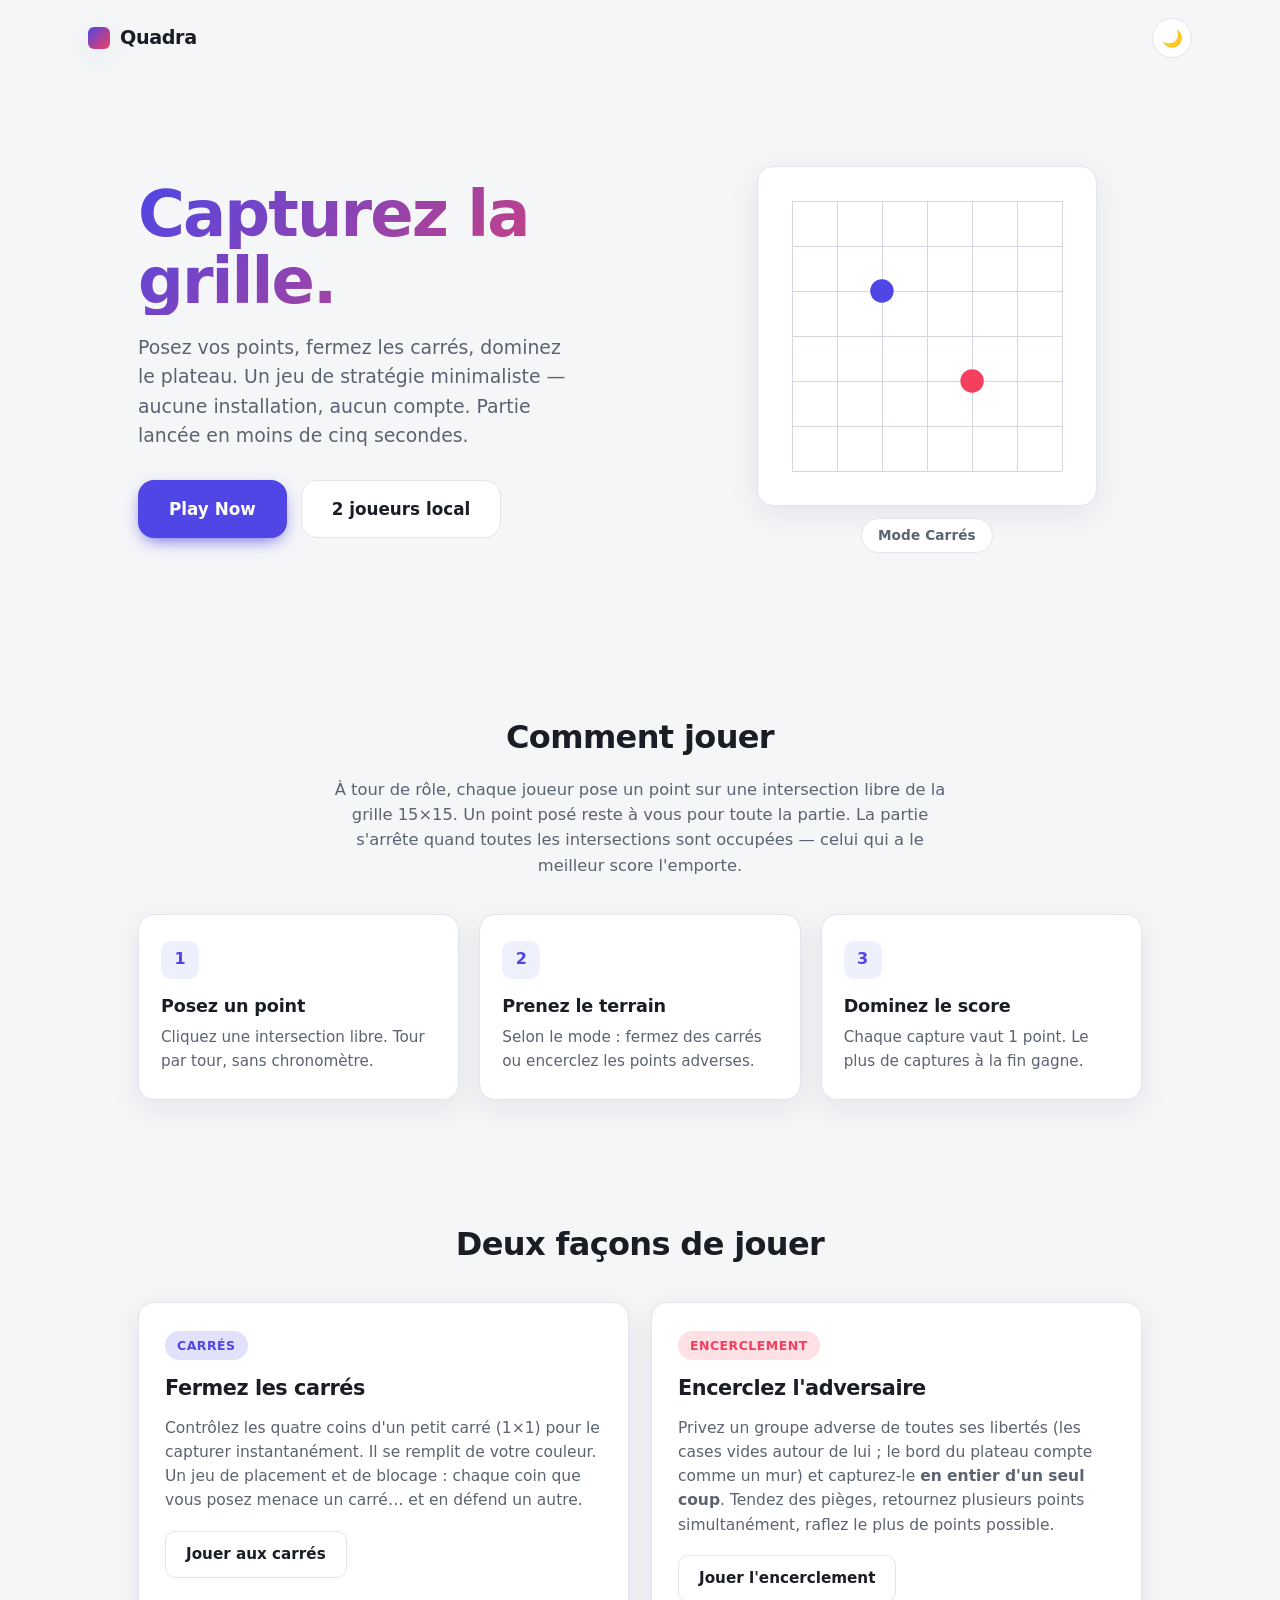
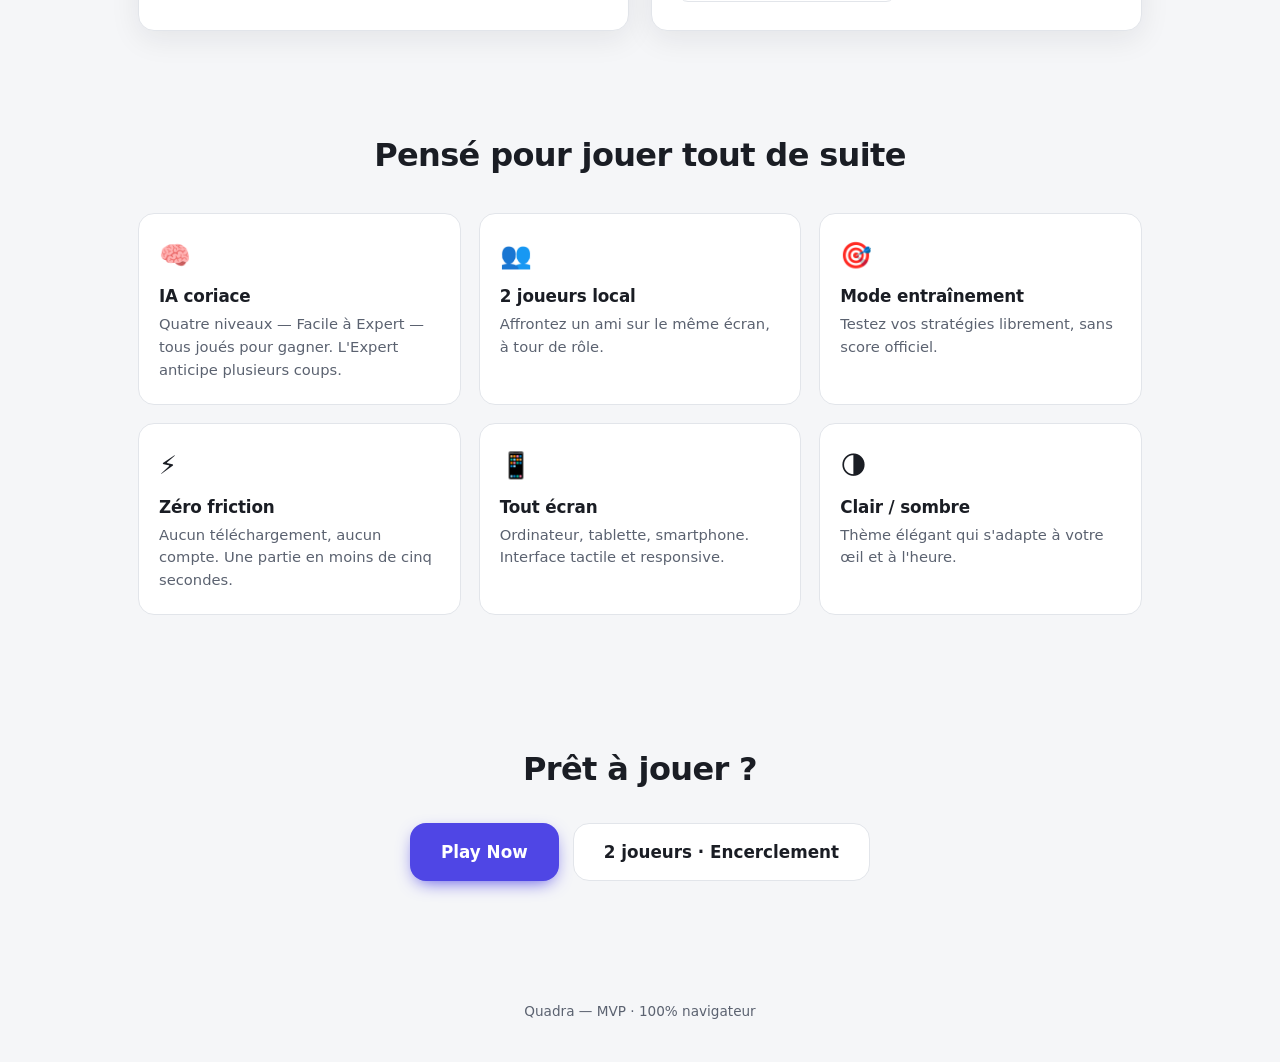
<file: index.html>
<!DOCTYPE html>
<html lang="fr" data-theme="light">
<head>
  <meta charset="UTF-8" />
  <meta name="viewport" content="width=device-width, initial-scale=1.0" />
  <meta name="description" content="Quadra — jeu de stratégie minimaliste. Capturez des carrés en plaçant des points. Jouable instantanément dans le navigateur." />
  <title>Quadra — Jeu de stratégie</title>
  <link rel="preconnect" href="https://fonts.googleapis.com" />
  <link rel="stylesheet" href="css/style.css" />
  <link rel="stylesheet" href="css/landing.css" />
</head>
<body>
  <header class="nav">
    <a class="brand" href="index.html" aria-label="Quadra accueil">
      <span class="brand-mark" aria-hidden="true"></span>
      <span class="brand-name">Quadra</span>
    </a>
    <button id="theme-toggle" class="theme-toggle" type="button" aria-label="Basculer le thème">
      <span class="theme-icon">🌙</span>
    </button>
  </header>

  <main class="landing">
    <section class="hero">
      <div class="hero-copy">
        <h1 class="hero-title">Capturez la grille.</h1>
        <p class="hero-sub">
          Posez vos points, fermez les carrés, dominez le plateau.
          Un jeu de stratégie minimaliste — aucune installation, aucun compte.
          Partie lancée en moins de cinq secondes.
        </p>
        <div class="hero-actions">
          <a class="btn btn-primary btn-lg" href="game.html?mode=ai">Play Now</a>
          <a class="btn btn-ghost btn-lg" href="game.html?mode=local">2 joueurs local</a>
        </div>
      </div>

      <div class="hero-preview" aria-hidden="true">
        <canvas id="preview-canvas" width="320" height="320"></canvas>
        <div class="preview-caption" id="preview-caption">Mode Carrés</div>
      </div>
    </section>

    <section class="rules" id="rules">
      <h2 class="section-title">Comment jouer</h2>
      <p class="section-lead">
        À tour de rôle, chaque joueur pose un point sur une intersection libre
        de la grille 15×15. Un point posé reste à vous pour toute la partie.
        La partie s'arrête quand toutes les intersections sont occupées —
        celui qui a le meilleur score l'emporte.
      </p>
      <div class="rules-grid">
        <article class="rule-card">
          <div class="rule-num">1</div>
          <h3>Posez un point</h3>
          <p>Cliquez une intersection libre. Tour par tour, sans chronomètre.</p>
        </article>
        <article class="rule-card">
          <div class="rule-num">2</div>
          <h3>Prenez le terrain</h3>
          <p>Selon le mode : fermez des carrés ou encerclez les points adverses.</p>
        </article>
        <article class="rule-card">
          <div class="rule-num">3</div>
          <h3>Dominez le score</h3>
          <p>Chaque capture vaut 1 point. Le plus de captures à la fin gagne.</p>
        </article>
      </div>
    </section>

    <section class="modes" id="modes">
      <h2 class="section-title">Deux façons de jouer</h2>
      <div class="modes-grid">
        <article class="mode-card">
          <div class="mode-tag tag-sq">Carrés</div>
          <h3>Fermez les carrés</h3>
          <p>
            Contrôlez les quatre coins d'un petit carré (1×1) pour le capturer
            instantanément. Il se remplit de votre couleur. Un jeu de placement
            et de blocage : chaque coin que vous posez menace un carré… et en
            défend un autre.
          </p>
          <a class="btn btn-ghost" href="game.html?mode=ai&rule=squares">Jouer aux carrés</a>
        </article>
        <article class="mode-card">
          <div class="mode-tag tag-enc">Encerclement</div>
          <h3>Encerclez l'adversaire</h3>
          <p>
            Privez un groupe adverse de toutes ses libertés (les cases vides
            autour de lui ; le bord du plateau compte comme un mur) et capturez-le
            <strong>en entier d'un seul coup</strong>. Tendez des pièges, retournez
            plusieurs points simultanément, raflez le plus de points possible.
          </p>
          <a class="btn btn-ghost" href="game.html?mode=ai&rule=encircle">Jouer l'encerclement</a>
        </article>
      </div>
    </section>

    <section class="features" id="features">
      <h2 class="section-title">Pensé pour jouer tout de suite</h2>
      <div class="feat-grid">
        <div class="feat"><span class="feat-ico">🧠</span><h4>IA coriace</h4><p>Quatre niveaux — Facile à Expert — tous joués pour gagner. L'Expert anticipe plusieurs coups.</p></div>
        <div class="feat"><span class="feat-ico">👥</span><h4>2 joueurs local</h4><p>Affrontez un ami sur le même écran, à tour de rôle.</p></div>
        <div class="feat"><span class="feat-ico">🎯</span><h4>Mode entraînement</h4><p>Testez vos stratégies librement, sans score officiel.</p></div>
        <div class="feat"><span class="feat-ico">⚡</span><h4>Zéro friction</h4><p>Aucun téléchargement, aucun compte. Une partie en moins de cinq secondes.</p></div>
        <div class="feat"><span class="feat-ico">📱</span><h4>Tout écran</h4><p>Ordinateur, tablette, smartphone. Interface tactile et responsive.</p></div>
        <div class="feat"><span class="feat-ico">🌗</span><h4>Clair / sombre</h4><p>Thème élégant qui s'adapte à votre œil et à l'heure.</p></div>
      </div>
    </section>

    <section class="cta">
      <h2 class="section-title">Prêt à jouer&nbsp;?</h2>
      <div class="hero-actions" style="justify-content:center">
        <a class="btn btn-primary btn-lg" href="game.html?mode=ai&rule=squares">Play Now</a>
        <a class="btn btn-ghost btn-lg" href="game.html?mode=local&rule=encircle">2 joueurs · Encerclement</a>
      </div>
    </section>
  </main>

  <footer class="footer">
    <p>Quadra — MVP · 100% navigateur</p>
  </footer>

  <script src="js/main.js"></script>
</body>
</html>
</file>
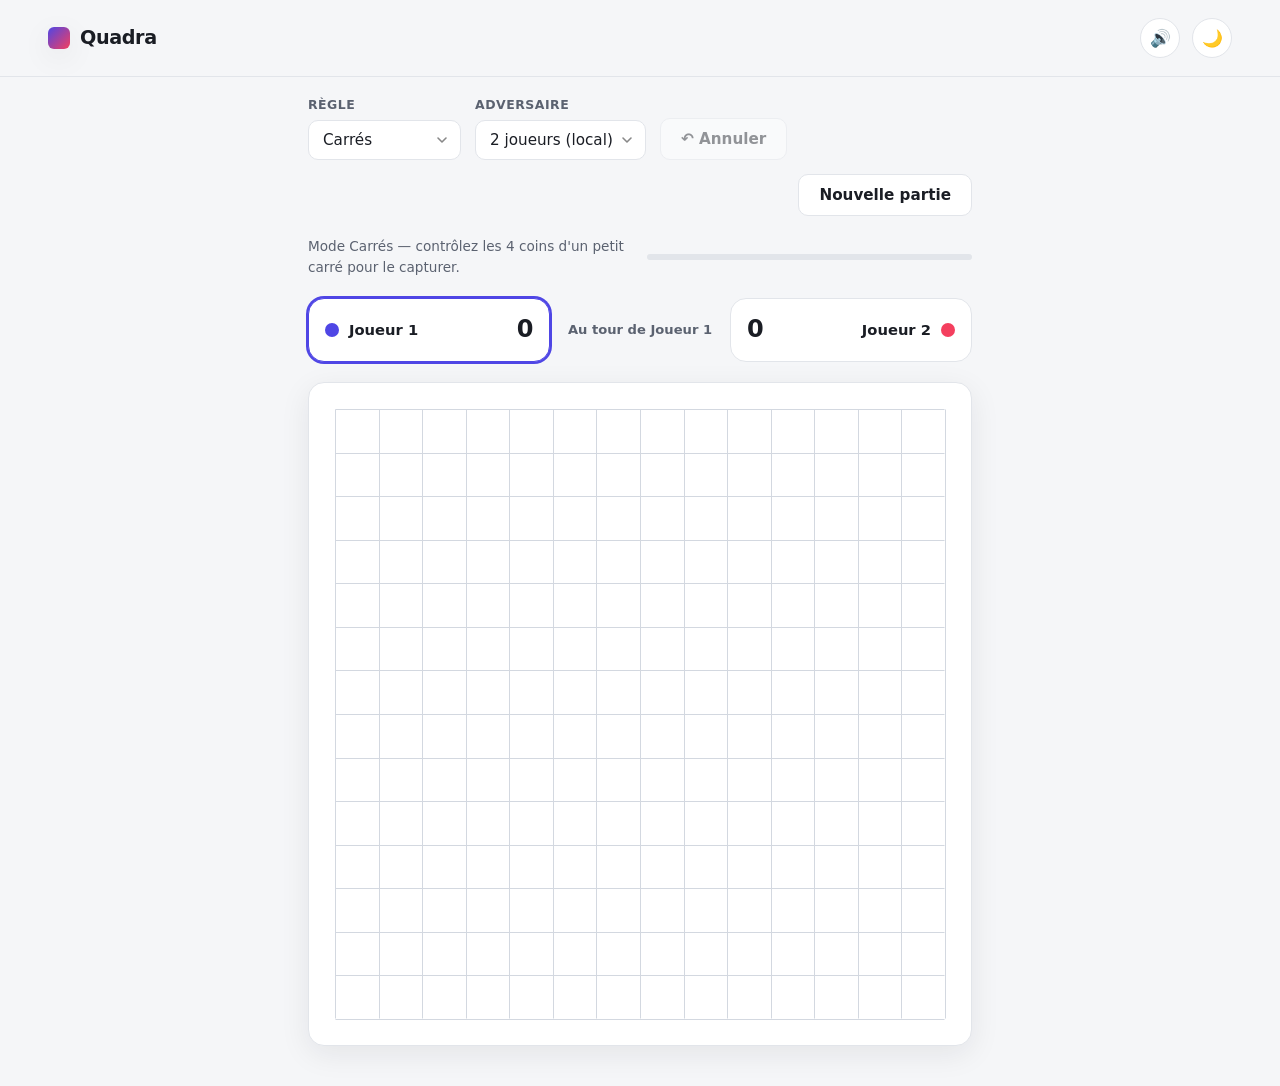
<file: game.html>
<!DOCTYPE html>
<html lang="fr" data-theme="light">
<head>
  <meta charset="UTF-8" />
  <meta name="viewport" content="width=device-width, initial-scale=1.0, maximum-scale=1.0, user-scalable=no" />
  <title>Quadra — Partie</title>
  <link rel="stylesheet" href="css/style.css" />
  <link rel="stylesheet" href="css/game.css" />
</head>
<body>
  <header class="nav nav-game">
    <a class="brand" href="index.html" aria-label="Retour accueil">
      <span class="brand-mark" aria-hidden="true"></span>
      <span class="brand-name">Quadra</span>
    </a>
    <div class="nav-actions">
      <button id="sound-toggle" class="theme-toggle" type="button" aria-label="Activer/couper le son">
        <span class="sound-icon">🔊</span>
      </button>
      <button id="theme-toggle" class="theme-toggle" type="button" aria-label="Basculer le thème">
        <span class="theme-icon">🌙</span>
      </button>
    </div>
  </header>

  <main class="game-wrap">
    <!-- Controls (top) -->
    <section class="controls">
      <div class="control-group">
        <label for="sel-rule">Règle</label>
        <select id="sel-rule">
          <option value="squares" selected>Carrés</option>
          <option value="encircle">Encerclement</option>
        </select>
      </div>
      <div class="control-group">
        <label for="sel-mode">Adversaire</label>
        <select id="sel-mode">
          <option value="local">2 joueurs (local)</option>
          <option value="ai">Contre l'IA</option>
          <option value="training">Entraînement</option>
        </select>
      </div>
      <div class="control-group" id="group-difficulty">
        <label for="sel-difficulty">Difficulté</label>
        <select id="sel-difficulty">
          <option value="easy">Facile</option>
          <option value="medium" selected>Moyen</option>
          <option value="hard">Difficile</option>
          <option value="expert">Expert</option>
        </select>
      </div>
      <button class="btn btn-ghost" id="btn-undo" disabled>↶ Annuler</button>
      <button class="btn btn-ghost" id="btn-new">Nouvelle partie</button>
    </section>

    <!-- Objective + progress -->
    <section class="info-bar">
      <span class="mode-hint" id="mode-hint"></span>
      <div class="progress" aria-hidden="true"><i id="progress-fill"></i></div>
    </section>

    <!-- Scoreboard -->
    <section class="scoreboard" aria-label="Tableau des scores">
      <div class="score score-p1" id="score-p1">
        <span class="score-dot"></span>
        <span class="score-name" id="name-p1">Joueur 1</span>
        <span class="score-val" id="val-p1">0</span>
      </div>
      <div class="turn-indicator" id="turn-indicator">Au tour du Joueur 1</div>
      <div class="score score-p2" id="score-p2">
        <span class="score-dot"></span>
        <span class="score-name" id="name-p2">Joueur 2</span>
        <span class="score-val" id="val-p2">0</span>
      </div>
    </section>

    <!-- Board -->
    <section class="board-stage">
      <canvas id="board-canvas" width="600" height="600" aria-label="Plateau de jeu"></canvas>
      <div class="board-overlay" id="board-overlay" hidden>
        <div class="overlay-card">
          <h2 id="overlay-title">Partie terminée</h2>
          <p id="overlay-msg"></p>
          <div class="overlay-actions">
            <button class="btn btn-primary" id="btn-rematch">Rejouer</button>
            <a class="btn btn-ghost" href="index.html">Accueil</a>
          </div>
        </div>
      </div>
    </section>
  </main>

  <script src="js/board.js"></script>
  <script src="js/ai.js"></script>
  <script src="js/sfx.js"></script>
  <script src="js/animations.js"></script>
  <script src="js/game.js"></script>
  <script src="js/ui.js"></script>
</body>
</html>
</file>
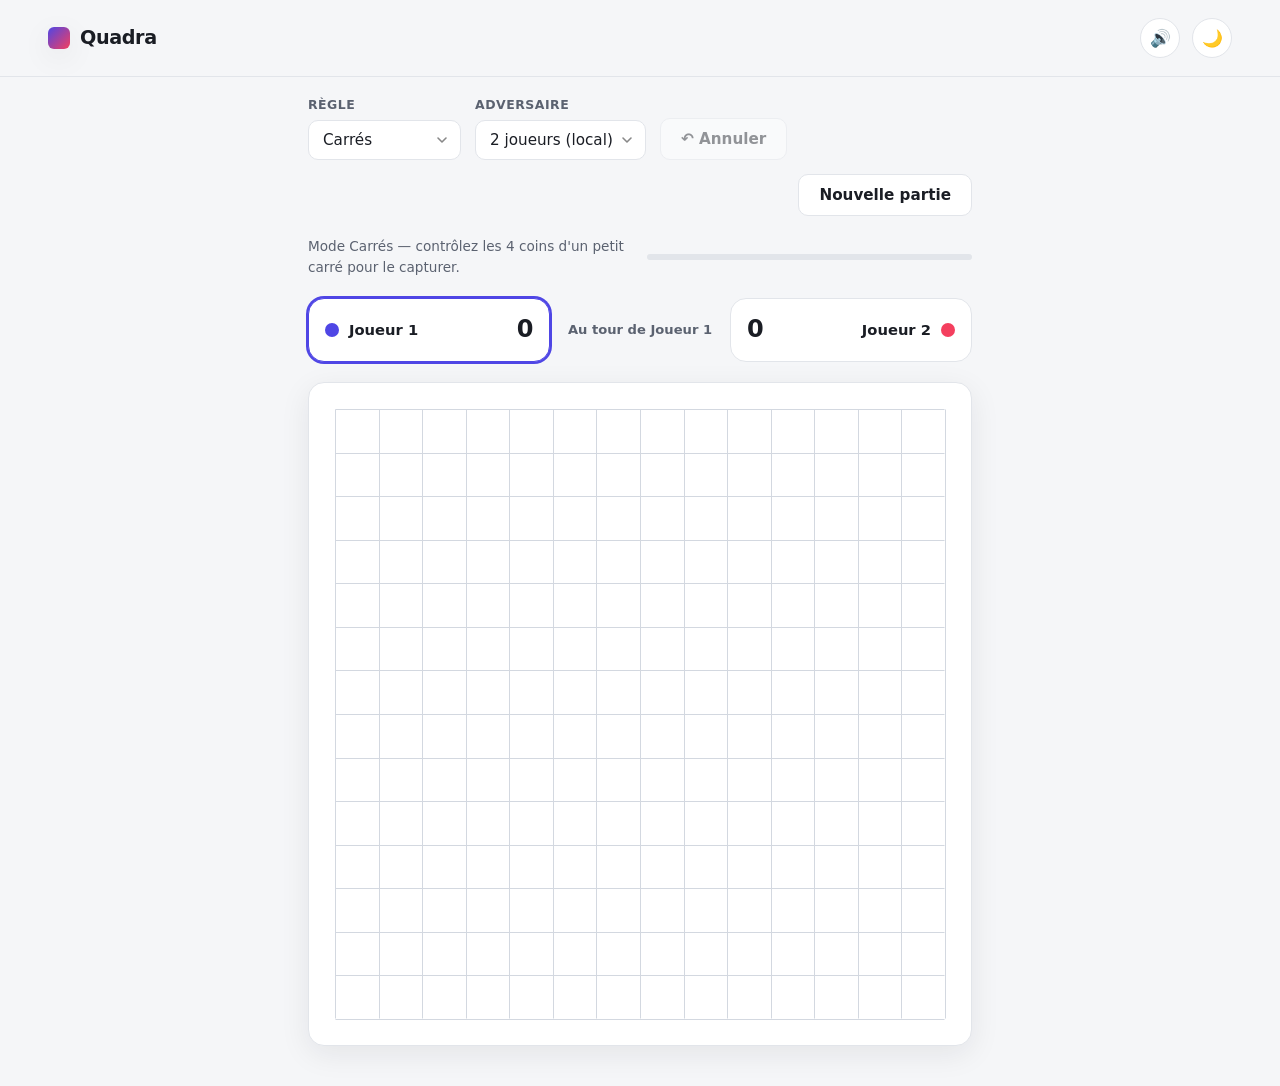
<file: Quadra.html>
<!DOCTYPE html>
<html lang="fr" data-theme="light">
<head>
  <meta charset="UTF-8" />
  <meta name="viewport" content="width=device-width, initial-scale=1.0, maximum-scale=1.0, user-scalable=no" />
  <title>Quadra — Jouer</title>
  <style>
/* ===== Quadra — base styles & theme ===== */
:root {
  --bg: #f5f6f8;
  --bg-elev: #ffffff;
  --text: #1a1d24;
  --text-soft: #5b6270;
  --border: #e2e5ea;
  --grid-line: #d3d8e0;
  --accent: #4f46e5;
  --accent-soft: #eef0fe;
  --p1: #4f46e5;
  --p1-fill: rgba(79, 70, 229, 0.16);
  --p2: #f43f5e;
  --p2-fill: rgba(244, 63, 94, 0.16);
  --shadow: 0 8px 30px rgba(20, 24, 40, 0.08);
  --radius: 16px;
  --radius-sm: 10px;
  --font: "Inter", system-ui, -apple-system, "Segoe UI", Roboto, sans-serif;
}

[data-theme="dark"] {
  --bg: #0e1016;
  --bg-elev: #171a22;
  --text: #eef0f5;
  --text-soft: #9aa1b1;
  --border: #262a35;
  --grid-line: #2c313d;
  --accent: #7c74ff;
  --accent-soft: #1c1f33;
  --p1: #8b84ff;
  --p1-fill: rgba(139, 132, 255, 0.20);
  --p2: #ff6a82;
  --p2-fill: rgba(255, 106, 130, 0.20);
  --shadow: 0 8px 30px rgba(0, 0, 0, 0.45);
}

* { box-sizing: border-box; margin: 0; padding: 0; }

html { -webkit-text-size-adjust: 100%; }

body {
  font-family: var(--font);
  background: var(--bg);
  color: var(--text);
  line-height: 1.55;
  min-height: 100vh;
  transition: background 0.3s ease, color 0.3s ease;
  -webkit-font-smoothing: antialiased;
}

a { color: inherit; text-decoration: none; }

/* ===== Nav ===== */
.nav {
  display: flex;
  align-items: center;
  justify-content: space-between;
  padding: 18px clamp(16px, 5vw, 48px);
  max-width: 1200px;
  margin: 0 auto;
}

.brand { display: flex; align-items: center; gap: 10px; font-weight: 700; font-size: 1.2rem; }
.brand-mark {
  width: 22px; height: 22px; border-radius: 6px;
  background: linear-gradient(135deg, var(--p1), var(--p2));
  box-shadow: var(--shadow);
}
.brand-name { letter-spacing: -0.02em; }

.theme-toggle {
  border: 1px solid var(--border);
  background: var(--bg-elev);
  width: 40px; height: 40px;
  border-radius: 50%;
  cursor: pointer;
  font-size: 1.05rem;
  display: grid; place-items: center;
  transition: transform 0.15s ease, border-color 0.2s ease;
}
.theme-toggle:hover { transform: translateY(-1px); border-color: var(--accent); }

/* ===== Buttons ===== */
.btn {
  display: inline-flex;
  align-items: center;
  justify-content: center;
  gap: 8px;
  font-family: inherit;
  font-weight: 600;
  font-size: 0.95rem;
  border: 1px solid transparent;
  border-radius: var(--radius-sm);
  padding: 11px 20px;
  cursor: pointer;
  transition: transform 0.12s ease, box-shadow 0.2s ease, background 0.2s ease, border-color 0.2s ease;
  white-space: nowrap;
}
.btn:active { transform: translateY(1px) scale(0.99); }
.btn:disabled { opacity: 0.45; cursor: not-allowed; pointer-events: none; }
.btn-lg { padding: 15px 30px; font-size: 1.05rem; border-radius: var(--radius); }

.btn-primary {
  background: var(--accent);
  color: #fff;
  box-shadow: 0 6px 18px -6px var(--accent);
}
.btn-primary:hover { transform: translateY(-2px); box-shadow: 0 10px 24px -8px var(--accent); }

.btn-ghost {
  background: var(--bg-elev);
  color: var(--text);
  border-color: var(--border);
}
.btn-ghost:hover { border-color: var(--accent); color: var(--accent); }

/* ===== Form controls ===== */
select {
  font-family: inherit;
  font-size: 0.95rem;
  color: var(--text);
  background: var(--bg-elev);
  border: 1px solid var(--border);
  border-radius: var(--radius-sm);
  padding: 10px 14px;
  cursor: pointer;
  appearance: none;
  background-image: url("data:image/svg+xml;utf8,<svg xmlns='http://www.w3.org/2000/svg' width='12' height='12' viewBox='0 0 12 12'><path d='M2 4l4 4 4-4' stroke='%23888' stroke-width='1.6' fill='none' stroke-linecap='round' stroke-linejoin='round'/></svg>");
  background-repeat: no-repeat;
  background-position: right 12px center;
  padding-right: 32px;
}
select:focus { outline: 2px solid var(--accent); outline-offset: 1px; }

/* ===== Footer ===== */
.footer {
  text-align: center;
  color: var(--text-soft);
  font-size: 0.85rem;
  padding: 40px 16px;
}

.section-title {
  font-size: clamp(1.4rem, 3vw, 2rem);
  letter-spacing: -0.02em;
  text-align: center;
  margin-bottom: 8px;
}

/* ===== Game screen ===== */
.nav-game { border-bottom: 1px solid var(--border); max-width: 100%; }
.nav-actions { display: flex; align-items: center; gap: 12px; }

.game-wrap {
  max-width: 720px;
  margin: 0 auto;
  padding: 18px clamp(12px, 4vw, 28px) 40px;
  display: grid;
  gap: 20px;
}

/* ===== Scoreboard ===== */
.scoreboard {
  display: grid;
  grid-template-columns: 1fr auto 1fr;
  align-items: center;
  gap: 12px;
}
.score {
  display: flex;
  align-items: center;
  gap: 10px;
  background: var(--bg-elev);
  border: 1px solid var(--border);
  border-radius: var(--radius);
  padding: 12px 16px;
  transition: border-color 0.2s ease, box-shadow 0.2s ease;
}
.score-p2 { flex-direction: row-reverse; }
.score-dot { width: 14px; height: 14px; border-radius: 50%; flex: none; }
.score-p1 .score-dot { background: var(--p1); }
.score-p2 .score-dot { background: var(--p2); }
.score-name { font-weight: 600; font-size: 0.92rem; flex: 1; }
.score-p2 .score-name { text-align: right; }
.score-val { font-size: 1.5rem; font-weight: 800; letter-spacing: -0.02em; }

.score.active { box-shadow: 0 0 0 2px var(--accent); }
.score-p1.active { border-color: var(--p1); box-shadow: 0 0 0 2px var(--p1); }
.score-p2.active { border-color: var(--p2); box-shadow: 0 0 0 2px var(--p2); }

.turn-indicator {
  font-size: 0.82rem;
  font-weight: 600;
  color: var(--text-soft);
  text-align: center;
  min-width: 110px;
  padding: 0 6px;
}

/* ===== Objective + progress ===== */
.info-bar {
  display: flex;
  align-items: center;
  gap: 14px;
  flex-wrap: wrap;
}
.mode-hint {
  font-size: 0.85rem;
  color: var(--text-soft);
  flex: 1;
  min-width: 200px;
}
.progress {
  flex: 1;
  min-width: 120px;
  height: 6px;
  background: var(--border);
  border-radius: 999px;
  overflow: hidden;
}
.progress > i {
  display: block;
  height: 100%;
  width: 0%;
  border-radius: 999px;
  background: linear-gradient(90deg, var(--p1), var(--p2));
  transition: width 0.3s ease;
}

/* ===== Board ===== */
.board-stage {
  position: relative;
  aspect-ratio: 1;
  width: 100%;
  background: var(--bg-elev);
  border: 1px solid var(--border);
  border-radius: var(--radius);
  box-shadow: var(--shadow);
  overflow: hidden;
}
#board-canvas {
  width: 100%;
  height: 100%;
  display: block;
  touch-action: manipulation;
  cursor: crosshair;
}

.board-overlay {
  position: absolute;
  inset: 0;
  display: grid;
  place-items: center;
  background: color-mix(in srgb, var(--bg) 78%, transparent);
  backdrop-filter: blur(4px);
  animation: fadeIn 0.3s ease;
}
.board-overlay[hidden] { display: none; }
.overlay-card {
  background: var(--bg-elev);
  border: 1px solid var(--border);
  border-radius: var(--radius);
  box-shadow: var(--shadow);
  padding: 30px 32px;
  text-align: center;
  max-width: 320px;
  animation: pop 0.3s cubic-bezier(0.2, 0.9, 0.3, 1.3);
}
.overlay-card h2 { font-size: 1.5rem; margin-bottom: 8px; letter-spacing: -0.02em; }
.overlay-card p { color: var(--text-soft); margin-bottom: 20px; }
.overlay-actions { display: flex; gap: 12px; justify-content: center; }

/* ===== Controls ===== */
.controls {
  display: flex;
  flex-wrap: wrap;
  align-items: flex-end;
  gap: 14px;
}
.control-group { display: grid; gap: 6px; }
.control-group label {
  font-size: 0.78rem;
  font-weight: 600;
  color: var(--text-soft);
  text-transform: uppercase;
  letter-spacing: 0.04em;
}
#btn-new { margin-left: auto; align-self: stretch; }

@keyframes fadeIn { from { opacity: 0; } to { opacity: 1; } }
@keyframes pop { from { opacity: 0; transform: scale(0.9); } to { opacity: 1; transform: scale(1); } }

@media (max-width: 540px) {
  .score-name { display: none; }
  .turn-indicator { font-size: 0.74rem; min-width: 90px; }
  .controls { gap: 10px; }
  .control-group { flex: 1; }
  .control-group select { width: 100%; }
  #btn-new { margin-left: 0; flex-basis: 100%; }
}

</style>
</head>
<body>
  <header class="nav nav-game">
    <a class="brand" href="#" onclick="return false" aria-label="Retour accueil">
      <span class="brand-mark" aria-hidden="true"></span>
      <span class="brand-name">Quadra</span>
    </a>
    <div class="nav-actions">
      <button id="sound-toggle" class="theme-toggle" type="button" aria-label="Activer/couper le son">
        <span class="sound-icon">🔊</span>
      </button>
      <button id="theme-toggle" class="theme-toggle" type="button" aria-label="Basculer le thème">
        <span class="theme-icon">🌙</span>
      </button>
    </div>
  </header>

  <main class="game-wrap">
    <!-- Controls (top) -->
    <section class="controls">
      <div class="control-group">
        <label for="sel-rule">Règle</label>
        <select id="sel-rule">
          <option value="squares" selected>Carrés</option>
          <option value="encircle">Encerclement</option>
        </select>
      </div>
      <div class="control-group">
        <label for="sel-mode">Adversaire</label>
        <select id="sel-mode">
          <option value="local">2 joueurs (local)</option>
          <option value="ai">Contre l'IA</option>
          <option value="training">Entraînement</option>
        </select>
      </div>
      <div class="control-group" id="group-difficulty">
        <label for="sel-difficulty">Difficulté</label>
        <select id="sel-difficulty">
          <option value="easy">Facile</option>
          <option value="medium" selected>Moyen</option>
          <option value="hard">Difficile</option>
          <option value="expert">Expert</option>
        </select>
      </div>
      <button class="btn btn-ghost" id="btn-undo" disabled>↶ Annuler</button>
      <button class="btn btn-ghost" id="btn-new">Nouvelle partie</button>
    </section>

    <!-- Objective + progress -->
    <section class="info-bar">
      <span class="mode-hint" id="mode-hint"></span>
      <div class="progress" aria-hidden="true"><i id="progress-fill"></i></div>
    </section>

    <!-- Scoreboard -->
    <section class="scoreboard" aria-label="Tableau des scores">
      <div class="score score-p1" id="score-p1">
        <span class="score-dot"></span>
        <span class="score-name" id="name-p1">Joueur 1</span>
        <span class="score-val" id="val-p1">0</span>
      </div>
      <div class="turn-indicator" id="turn-indicator">Au tour du Joueur 1</div>
      <div class="score score-p2" id="score-p2">
        <span class="score-dot"></span>
        <span class="score-name" id="name-p2">Joueur 2</span>
        <span class="score-val" id="val-p2">0</span>
      </div>
    </section>

    <!-- Board -->
    <section class="board-stage">
      <canvas id="board-canvas" width="600" height="600" aria-label="Plateau de jeu"></canvas>
      <div class="board-overlay" id="board-overlay" hidden>
        <div class="overlay-card">
          <h2 id="overlay-title">Partie terminée</h2>
          <p id="overlay-msg"></p>
          <div class="overlay-actions">
            <button class="btn btn-primary" id="btn-rematch">Rejouer</button>
            <a class="btn btn-ghost" href="#" onclick="return false">Accueil</a>
          </div>
        </div>
      </div>
    </section>
  </main>
  <script>
/* ===== board.js — pure game state & geometry (no DOM) =====
 * Two rulesets share the same grid:
 *   "squares"  — capture a 1×1 square by owning its 4 corners.
 *   "encircle" — capture an opponent point when every on-board orthogonal
 *                neighbour is yours (board edge counts as a wall). The point
 *                flips to your colour. Captures chain. */

const GRID_SIZE = 15;             // intersections per side
const CELL_COUNT = GRID_SIZE - 1; // 14×14 capturable squares

function otherPlayer(p) { return p === 1 ? 2 : 1; }

class Board {
  constructor(ruleset = "squares") {
    this.ruleset = ruleset;
    this.reset();
  }

  setRuleset(r) { this.ruleset = r; this.reset(); }

  reset() {
    this.grid = Array.from({ length: GRID_SIZE }, () =>
      new Array(GRID_SIZE).fill(0));
    this.cells = Array.from({ length: CELL_COUNT }, () =>
      new Array(CELL_COUNT).fill(0));
    this.scores = { 1: 0, 2: 0 };
    this.filled = 0;
  }

  inBounds(r, c) {
    return r >= 0 && r < GRID_SIZE && c >= 0 && c < GRID_SIZE;
  }

  isEmpty(r, c) {
    return this.inBounds(r, c) && this.grid[r][c] === 0;
  }

  /** Place a point. Returns list of captured items (shape depends on ruleset). */
  place(r, c, player) {
    if (!this.isEmpty(r, c)) return [];
    this.grid[r][c] = player;
    this.filled++;
    return this.ruleset === "squares"
      ? this._captureSquares(r, c, player)
      : this._captureEncircle(r, c, player);
  }

  /** Revert a placement together with the captures it produced. */
  undo(r, c, captured) {
    this.grid[r][c] = 0;
    this.filled--;
    if (this.ruleset === "squares") {
      for (const sq of captured) {
        this.cells[sq.r][sq.c] = 0;
        this.scores[sq.player]--;
      }
    } else {
      for (const f of captured) {
        this.grid[f.r][f.c] = f.from;   // restore previous owner
        this.scores[f.player]--;
      }
    }
  }

  /* ---------- squares ruleset ---------- */
  _captureSquares(r, c, player) {
    const out = [];
    const cand = [[r, c], [r - 1, c], [r, c - 1], [r - 1, c - 1]];
    for (const [sr, sc] of cand) {
      if (sr < 0 || sc < 0 || sr >= CELL_COUNT || sc >= CELL_COUNT) continue;
      if (this.cells[sr][sc] !== 0) continue;
      if (this._squareOwnedBy(sr, sc, player)) {
        this.cells[sr][sc] = player;
        this.scores[player]++;
        out.push({ r: sr, c: sc, player });
      }
    }
    return out;
  }

  _squareOwnedBy(sr, sc, player) {
    return (
      this.grid[sr][sc] === player &&
      this.grid[sr][sc + 1] === player &&
      this.grid[sr + 1][sc] === player &&
      this.grid[sr + 1][sc + 1] === player
    );
  }

  _squareGain(r, c, player) {
    let n = 0;
    const cand = [[r, c], [r - 1, c], [r, c - 1], [r - 1, c - 1]];
    for (const [sr, sc] of cand) {
      if (sr < 0 || sc < 0 || sr >= CELL_COUNT || sc >= CELL_COUNT) continue;
      if (this.cells[sr][sc] !== 0) continue;
      const corners = [
        this.grid[sr][sc], this.grid[sr][sc + 1],
        this.grid[sr + 1][sc], this.grid[sr + 1][sc + 1],
      ];
      let mine = 0, foe = 0;
      for (const v of corners) {
        if (v === player) mine++; else if (v !== 0) foe++;
      }
      if (foe === 0 && mine === 3) n++;
    }
    return n;
  }

  /* ---------- encircle ruleset (Go-style group capture) ----------
   * Any connected opponent group with no liberty (no empty orthogonal
   * neighbour; board edge counts as a wall) is captured WHOLE — every point
   * flips at once. Lets you swallow several points simultaneously. */
  _captureEncircle(r, c, player) {
    const foe = otherPlayer(player);
    const flipped = [];
    const seen = Array.from({ length: GRID_SIZE }, () =>
      new Array(GRID_SIZE).fill(false));

    for (let i = 0; i < GRID_SIZE; i++) {
      for (let j = 0; j < GRID_SIZE; j++) {
        if (this.grid[i][j] !== foe || seen[i][j]) continue;
        const group = [];
        let hasLiberty = false;
        const stack = [[i, j]];
        seen[i][j] = true;
        while (stack.length) {
          const [a, b] = stack.pop();
          group.push([a, b]);
          const nb = [[a - 1, b], [a + 1, b], [a, b - 1], [a, b + 1]];
          for (const [na, nb2] of nb) {
            if (!this.inBounds(na, nb2)) continue;   // wall: no liberty
            const v = this.grid[na][nb2];
            if (v === 0) { hasLiberty = true; }
            else if (v === foe && !seen[na][nb2]) {
              seen[na][nb2] = true;
              stack.push([na, nb2]);
            }
          }
        }
        if (!hasLiberty) {
          for (const [a, b] of group) {
            this.grid[a][b] = player;
            this.scores[player]++;
            flipped.push({ r: a, c: b, from: foe, player });
          }
        }
      }
    }
    return flipped;
  }

  /* ---------- shared queries ---------- */

  /** Captures `player` would gain by playing (r,c). Ruleset-aware, no net mutation. */
  gain(r, c, player) {
    if (!this.isEmpty(r, c)) return 0;
    if (this.ruleset === "squares") return this._squareGain(r, c, player);
    return this._encircleGain(r, c, player);
  }

  /** Encircle gain — only foe groups orthogonally adjacent to (r,c) can lose
   *  their last liberty, so the check stays local (fast for AI search). */
  _encircleGain(r, c, player) {
    const foe = otherPlayer(player);
    this.grid[r][c] = player;               // hypothetically occupy
    let total = 0;
    const counted = new Set();
    const nbs = [[r - 1, c], [r + 1, c], [r, c - 1], [r, c + 1]];
    for (const [nr, nc] of nbs) {
      if (!this.inBounds(nr, nc) || this.grid[nr][nc] !== foe) continue;
      const key = nr * GRID_SIZE + nc;
      if (counted.has(key)) continue;
      const stack = [[nr, nc]];
      const groupSeen = new Set([key]);
      let liberty = false, size = 0;
      while (stack.length) {
        const [a, b] = stack.pop();
        size++;
        for (const [na, nb] of [[a - 1, b], [a + 1, b], [a, b - 1], [a, b + 1]]) {
          if (!this.inBounds(na, nb)) continue;
          const v = this.grid[na][nb];
          if (v === 0) liberty = true;
          else if (v === foe) {
            const k = na * GRID_SIZE + nb;
            if (!groupSeen.has(k)) { groupSeen.add(k); stack.push([na, nb]); }
          }
        }
      }
      for (const k of groupSeen) counted.add(k);
      if (!liberty) total += size;
    }
    this.grid[r][c] = 0;                     // restore
    return total;
  }

  emptyCells() {
    const out = [];
    for (let r = 0; r < GRID_SIZE; r++)
      for (let c = 0; c < GRID_SIZE; c++)
        if (this.grid[r][c] === 0) out.push({ r, c });
    return out;
  }

  isFull() { return this.filled >= GRID_SIZE * GRID_SIZE; }

  winner() {
    if (this.scores[1] > this.scores[2]) return 1;
    if (this.scores[2] > this.scores[1]) return 2;
    return 0;
  }
}

/* ===== ai.js — local AI opponents (ruleset-agnostic) =====
 * Relies only on Board's generic interface (place/undo/gain/scores), so the
 * same engine plays both the "squares" and "encircle" rulesets.
 *
 *   easy   — greedy capture + block direct threats. Shallow but never passes
 *            up a free capture; punishes loose play.
 *   medium — 1-ply safe search: capture, avoid handing a capture back, build.
 *   hard   — alpha-beta, depth 2.
 *   expert — alpha-beta, depth 3, wider candidate set.
 */

const AI = {
  chooseMove(board, player, difficulty) {
    const moves = board.emptyCells();
    if (moves.length === 0) return null;
    switch (difficulty) {
      case "easy":   return this._easy(board, player, moves);
      case "medium": return this._onePly(board, player, moves);
      case "hard":   return this._minimax(board, player, moves, 2, 8);
      case "expert": return this._minimax(board, player, moves, 3, 12);
      default:       return this._onePly(board, player, moves);
    }
  },

  _rand(a) { return a[Math.floor(Math.random() * a.length)]; },

  /* ---------- easy: greedy + block ---------- */
  _easy(board, player, moves) {
    const foe = otherPlayer(player);
    const mine = this._bestGain(board, player, moves);
    if (mine.gain > 0) return this._rand(mine.moves);
    const theirs = this._bestGain(board, foe, moves);
    if (theirs.gain > 0) return this._rand(theirs.moves); // deny their capture
    // otherwise build near the action
    const near = this._nearActive(board, moves);
    return this._rand(near.length ? near : moves);
  },

  /* ---------- medium: 1-ply safe ---------- */
  _onePly(board, player, moves) {
    const foe = otherPlayer(player);
    const mid = (GRID_SIZE - 1) / 2;
    const pool = this._candidates(board, player, moves, 18);
    let best = null, bestScore = -Infinity;
    for (const m of pool) {
      const cap = board.place(m.r, m.c, player);
      const myGain = cap.length;
      const reply = this._maxGain(board, foe);       // opponent's best answer
      board.undo(m.r, m.c, cap);
      const dist = Math.abs(m.r - mid) + Math.abs(m.c - mid);
      const s = myGain * 10 - reply * 11 - dist * 0.06;
      if (s > bestScore) { bestScore = s; best = m; }
    }
    return best || this._rand(moves);
  },

  /* ---------- hard / expert: alpha-beta ---------- */
  _minimax(board, player, moves, depth, width) {
    const pool = this._candidates(board, player, moves, width);
    let best = null, bestVal = -Infinity;
    let alpha = -Infinity;
    for (const m of pool) {
      const cap = board.place(m.r, m.c, player);
      const v = this._search(board, otherPlayer(player), player,
        depth - 1, alpha, Infinity, width);
      board.undo(m.r, m.c, cap);
      if (v > bestVal) { bestVal = v; best = m; }
      if (v > alpha) alpha = v;
    }
    return best || this._rand(moves);
  },

  _search(board, toMove, me, depth, alpha, beta, width) {
    if (depth <= 0 || board.isFull()) return this._eval(board, me);
    const moves = board.emptyCells();
    if (!moves.length) return this._eval(board, me);
    const pool = this._candidates(board, toMove, moves, width);
    const maximizing = toMove === me;
    let val = maximizing ? -Infinity : Infinity;
    for (const m of pool) {
      const cap = board.place(m.r, m.c, toMove);
      const child = this._search(board, otherPlayer(toMove), me,
        depth - 1, alpha, beta, width);
      board.undo(m.r, m.c, cap);
      if (maximizing) {
        if (child > val) val = child;
        if (val > alpha) alpha = val;
      } else {
        if (child < val) val = child;
        if (val < beta) beta = val;
      }
      if (beta <= alpha) break; // prune
    }
    return val;
  },

  _eval(board, me) {
    return board.scores[me] - board.scores[otherPlayer(me)];
  },

  /* ---------- candidate generation ---------- */
  // Top-K empty moves near the action, ranked by own capture + block value,
  // with a mild pull toward the centre.
  _candidates(board, player, moves, K) {
    const foe = otherPlayer(player);
    const mid = (GRID_SIZE - 1) / 2;
    const near = this._nearActive(board, moves);
    const pool = near.length ? near : moves;
    if (pool.length <= K) return pool;
    const scored = pool.map((m) => {
      const g = board.gain(m.r, m.c, player);
      const b = board.gain(m.r, m.c, foe);
      const dist = Math.abs(m.r - mid) + Math.abs(m.c - mid);
      return { m, s: g * 10 + b * 7 - dist * 0.08 };
    });
    scored.sort((a, b) => b.s - a.s);
    return scored.slice(0, K).map((x) => x.m);
  },

  _nearActive(board, moves) {
    const near = moves.filter(({ r, c }) => {
      for (let dr = -1; dr <= 1; dr++)
        for (let dc = -1; dc <= 1; dc++) {
          if (!dr && !dc) continue;
          const nr = r + dr, nc = c + dc;
          if (board.inBounds(nr, nc) && board.grid[nr][nc] !== 0) return true;
        }
      return false;
    });
    return near;
  },

  /* ---------- gain helpers ---------- */
  _bestGain(board, player, moves) {
    let g = 0, list = [];
    for (const m of moves) {
      const v = board.gain(m.r, m.c, player);
      if (v > g) { g = v; list = [m]; }
      else if (v === g && v > 0) list.push(m);
    }
    return { gain: g, moves: list.length ? list : moves };
  },

  _maxGain(board, player) {
    let g = 0;
    const moves = this._nearActive(board, board.emptyCells());
    const pool = moves.length ? moves : board.emptyCells();
    for (const m of pool) {
      const v = board.gain(m.r, m.c, player);
      if (v > g) g = v;
    }
    return g;
  },
};

/* ===== sfx.js — effets sonores synthétisés (WebAudio, aucun fichier) ===== */

const SFX = {
  ctx: null,
  muted: false,
  ready: false,

  init() {
    if (this.ready) return;
    try {
      const AC = window.AudioContext || window.webkitAudioContext;
      if (AC) this.ctx = new AC();
    } catch (e) { /* audio indisponible — silencieux */ }
    this.muted = localStorage.getItem("quadra-muted") === "1";
    this.ready = true;
  },

  setMuted(m) {
    this.muted = m;
    localStorage.setItem("quadra-muted", m ? "1" : "0");
  },

  _blip(freq, dur = 0.08, type = "sine", gain = 0.06, when = 0) {
    if (this.muted || !this.ctx) return;
    if (this.ctx.state === "suspended") this.ctx.resume();
    const t = this.ctx.currentTime + when;
    const o = this.ctx.createOscillator();
    const g = this.ctx.createGain();
    o.type = type;
    o.frequency.setValueAtTime(freq, t);
    g.gain.setValueAtTime(0, t);
    g.gain.linearRampToValueAtTime(gain, t + 0.008);
    g.gain.exponentialRampToValueAtTime(0.0001, t + dur);
    o.connect(g).connect(this.ctx.destination);
    o.start(t);
    o.stop(t + dur + 0.02);
  },

  place(player) { this._blip(player === 1 ? 440 : 392, 0.07, "triangle", 0.05); },

  capture(n) {
    const base = 520;
    for (let i = 0; i < Math.min(n, 5); i++)
      this._blip(base + i * 110, 0.11, "sine", 0.06, i * 0.05);
  },

  win() { [523, 659, 784, 1047].forEach((f, i) => this._blip(f, 0.16, "sine", 0.07, i * 0.10)); },
  draw() { [392, 330].forEach((f, i) => this._blip(f, 0.18, "sine", 0.05, i * 0.12)); },
};

/* ===== animations.js — canvas rendering + animated feedback ===== */

class BoardView {
  constructor(canvas, board) {
    this.canvas = canvas;
    this.ctx = canvas.getContext("2d");
    this.board = board;
    this.hover = null;          // {r,c} or null
    this.hoverPlayer = 1;
    this.pointAnims = new Map(); // "r,c" -> {start, player}
    this.cellAnims = new Map();  // "r,c" -> {start, player}
    this.ringAnims = new Map();  // "r,c" -> {start, player}  (encircle close)
    this.lastMove = null;        // {r,c} — highlighted as "last played"
    this._raf = null;
    this.POINT_MS = 220;
    this.CELL_MS = 320;
    this.RING_MS = 520;
    this.resize();
  }

  /* --- geometry --- */
  resize() {
    const dpr = window.devicePixelRatio || 1;
    const size = this.canvas.clientWidth || 600;
    this.canvas.width = size * dpr;
    this.canvas.height = size * dpr;
    this.ctx.setTransform(dpr, 0, 0, dpr, 0, 0);
    this.size = size;
    this.pad = size * 0.04;
    this.step = (size - this.pad * 2) / (GRID_SIZE - 1);
    this.dot = Math.max(4, this.step * 0.30);
    this.draw();
  }

  px(c) { return this.pad + c * this.step; }
  py(r) { return this.pad + r * this.step; }

  /** pixel -> nearest intersection within snap radius, else null */
  toGrid(px, py) {
    const c = Math.round((px - this.pad) / this.step);
    const r = Math.round((py - this.pad) / this.step);
    if (r < 0 || c < 0 || r >= GRID_SIZE || c >= GRID_SIZE) return null;
    const dx = px - this.px(c), dy = py - this.py(r);
    if (Math.hypot(dx, dy) > this.step * 0.5) return null;
    return { r, c };
  }

  /* --- theme colors (re-read so dark mode works live) --- */
  colors() {
    const cs = getComputedStyle(document.body);
    return {
      line: cs.getPropertyValue("--grid-line").trim(),
      p1: cs.getPropertyValue("--p1").trim(),
      p2: cs.getPropertyValue("--p2").trim(),
      p1Fill: cs.getPropertyValue("--p1-fill").trim(),
      p2Fill: cs.getPropertyValue("--p2-fill").trim(),
      bg: cs.getPropertyValue("--bg-elev").trim(),
    };
  }

  pColor(p, col) { return p === 1 ? col.p1 : col.p2; }
  pFill(p, col)  { return p === 1 ? col.p1Fill : col.p2Fill; }

  /* --- public animation triggers --- */
  setHover(cell, player) {
    const changed = JSON.stringify(cell) !== JSON.stringify(this.hover);
    this.hover = cell;
    this.hoverPlayer = player;
    if (changed) this.draw();
  }

  animatePoint(r, c, player) {
    this.pointAnims.set(`${r},${c}`, { start: performance.now(), player });
    this._loop();
  }

  setLastMove(cell) { this.lastMove = cell; this.draw(); }

  animateCaptures(squares) {
    const now = performance.now();
    for (const s of squares) this.cellAnims.set(`${s.r},${s.c}`, { start: now, player: s.player });
    this._loop();
  }

  // Encircle mode: a closing ring drawn around each captured point.
  animateRings(points) {
    const now = performance.now();
    for (const p of points) this.ringAnims.set(`${p.r},${p.c}`, { start: now, player: p.player });
    this._loop();
  }

  /* --- render loop --- */
  _loop() {
    if (this._raf) return;
    const tick = () => {
      const more = this.draw();
      this._raf = more ? requestAnimationFrame(tick) : null;
    };
    this._raf = requestAnimationFrame(tick);
  }

  draw() {
    const ctx = this.ctx, col = this.colors();
    const now = performance.now();
    let animating = false;
    ctx.clearRect(0, 0, this.size, this.size);

    // captured cell fills
    for (let r = 0; r < CELL_COUNT; r++) {
      for (let c = 0; c < CELL_COUNT; c++) {
        const owner = this.board.cells[r][c];
        if (!owner) continue;
        let a = 1;
        const anim = this.cellAnims.get(`${r},${c}`);
        if (anim) {
          const t = (now - anim.start) / this.CELL_MS;
          if (t >= 1) this.cellAnims.delete(`${r},${c}`);
          else { a = this._ease(t); animating = true; }
        }
        ctx.globalAlpha = a;
        ctx.fillStyle = this.pFill(owner, col);
        ctx.fillRect(this.px(c), this.py(r), this.step, this.step);
        ctx.globalAlpha = 1;
      }
    }

    // grid lines
    ctx.strokeStyle = col.line;
    ctx.lineWidth = 1;
    ctx.beginPath();
    for (let i = 0; i < GRID_SIZE; i++) {
      const v = Math.round(this.px(i)) + 0.5;
      ctx.moveTo(v, this.pad); ctx.lineTo(v, this.size - this.pad);
      ctx.moveTo(this.pad, v); ctx.lineTo(this.size - this.pad, v);
    }
    ctx.stroke();

    // hover ghost
    if (this.hover && this.board.isEmpty(this.hover.r, this.hover.c)) {
      ctx.globalAlpha = 0.30;
      ctx.fillStyle = this.pColor(this.hoverPlayer, col);
      ctx.beginPath();
      ctx.arc(this.px(this.hover.c), this.py(this.hover.r), this.dot, 0, Math.PI * 2);
      ctx.fill();
      ctx.globalAlpha = 1;
    }

    // points
    for (let r = 0; r < GRID_SIZE; r++) {
      for (let c = 0; c < GRID_SIZE; c++) {
        const p = this.board.grid[r][c];
        if (!p) continue;
        let scale = 1;
        const anim = this.pointAnims.get(`${r},${c}`);
        if (anim) {
          const t = (now - anim.start) / this.POINT_MS;
          if (t >= 1) this.pointAnims.delete(`${r},${c}`);
          else { scale = this._overshoot(t); animating = true; }
        }
        ctx.fillStyle = this.pColor(p, col);
        ctx.beginPath();
        ctx.arc(this.px(c), this.py(r), this.dot * scale, 0, Math.PI * 2);
        ctx.fill();
      }
    }

    // last-move marker — a thin ring around the most recent point
    if (this.lastMove) {
      const { r, c } = this.lastMove;
      const p = this.board.grid[r][c];
      if (p) {
        ctx.save();
        ctx.globalAlpha = 0.9;
        ctx.strokeStyle = this.pColor(p, col);
        ctx.lineWidth = Math.max(1.5, this.step * 0.06);
        ctx.beginPath();
        ctx.arc(this.px(c), this.py(r), this.dot + Math.max(2, this.step * 0.16), 0, Math.PI * 2);
        ctx.stroke();
        ctx.restore();
      }
    }

    // encircle rings — a circle that sweeps shut around the captured point
    for (const [key, anim] of this.ringAnims) {
      const t = (now - anim.start) / this.RING_MS;
      if (t >= 1) { this.ringAnims.delete(key); continue; }
      animating = true;
      const [r, c] = key.split(",").map(Number);
      const cx = this.px(c), cy = this.py(r);
      const sweep = Math.min(1, t / 0.55);          // close the loop
      const alpha = t < 0.6 ? 1 : 1 - (t - 0.6) / 0.4; // then fade
      const radius = this.step * (0.50 + 0.10 * this._ease(Math.min(1, t / 0.55)));
      ctx.save();
      ctx.globalAlpha = Math.max(0, alpha);
      ctx.strokeStyle = this.pColor(anim.player, col);
      ctx.lineWidth = Math.max(2, this.step * 0.11);
      ctx.lineCap = "round";
      ctx.beginPath();
      const start = -Math.PI / 2;
      ctx.arc(cx, cy, radius, start, start + sweep * Math.PI * 2);
      ctx.stroke();
      ctx.restore();
    }
    ctx.globalAlpha = 1;
    return animating;
  }

  _ease(t) { return 1 - Math.pow(1 - t, 3); }
  _overshoot(t) {
    const s = 1.70158;
    const x = t - 1;
    return 1 + (s + 1) * x * x * x + s * x * x; // back-ease-out
  }
}

/* ===== game.js — turn flow, modes, scoring orchestration ===== */

class Game {
  /**
   * @param {object} opts
   *   canvas, mode ('local'|'ai'|'training'), difficulty,
   *   onUpdate(state), onEnd(result)
   */
  constructor(opts) {
    this.canvas = opts.canvas;
    this.mode = opts.mode || "ai";
    this.difficulty = opts.difficulty || "medium";
    this.ruleset = opts.ruleset || "squares";
    this.onUpdate = opts.onUpdate || (() => {});
    this.onEnd = opts.onEnd || (() => {});

    this.board = new Board(this.ruleset);
    this.view = new BoardView(this.canvas, this.board);
    this.current = 1;       // whose turn
    this.aiPlayer = 2;      // AI controls player 2 in 'ai' mode
    this.locked = false;    // input lock during AI / animation
    this.over = false;
    this.history = [];      // move stack for undo

    this._bindInput();
    window.addEventListener("resize", () => this.view.resize());
    this.update();
  }

  /* --- config changes (start fresh game) --- */
  configure({ mode, difficulty, ruleset }) {
    if (mode !== undefined) this.mode = mode;
    if (difficulty !== undefined) this.difficulty = difficulty;
    if (ruleset !== undefined && ruleset !== this.ruleset) {
      this.ruleset = ruleset;
      this.board.setRuleset(ruleset);
    }
    this.reset();
  }

  reset() {
    this.board.reset();
    this.current = 1;
    this.locked = false;
    this.over = false;
    this.history = [];
    this.view.pointAnims.clear();
    this.view.cellAnims.clear();
    this.view.ringAnims.clear();
    this.view.lastMove = null;
    this.view.setHover(null, this.current);
    this.view.draw();
    this.update();
  }

  /* --- input --- */
  _bindInput() {
    const cv = this.canvas;
    const pos = (e) => {
      const rect = cv.getBoundingClientRect();
      const pt = e.touches ? e.touches[0] : e;
      return { x: pt.clientX - rect.left, y: pt.clientY - rect.top };
    };

    cv.addEventListener("mousemove", (e) => {
      if (this.locked || this.over) return;
      const { x, y } = pos(e);
      this.view.setHover(this.view.toGrid(x, y), this.current);
    });
    cv.addEventListener("mouseleave", () => this.view.setHover(null, this.current));

    cv.addEventListener("click", (e) => {
      if (this._humanBlocked()) return;
      const { x, y } = pos(e);
      const g = this.view.toGrid(x, y);
      if (g) this.tryMove(g.r, g.c);
    });

    // touch: tap to place
    cv.addEventListener("touchstart", (e) => {
      if (this._humanBlocked()) return;
      e.preventDefault();
      const { x, y } = pos(e);
      const g = this.view.toGrid(x, y);
      if (g) this.tryMove(g.r, g.c);
    }, { passive: false });
  }

  _humanBlocked() {
    if (this.over || this.locked) return true;
    if (this.mode === "ai" && this.current === this.aiPlayer) return true;
    return false;
  }

  /* --- turn flow --- */
  tryMove(r, c) {
    if (!this.board.isEmpty(r, c)) return;
    const player = this.current;
    const captured = this.board.place(r, c, player);
    this.history.push({ r, c, player, captured });

    if (typeof SFX !== "undefined") {
      SFX.place(player);
      if (captured.length) SFX.capture(captured.length);
    }

    this.view.setHover(null, player);
    this.view.lastMove = { r, c };
    this.view.animatePoint(r, c, player);
    if (captured.length) {
      if (this.ruleset === "squares") {
        this.view.animateCaptures(captured);
      } else {
        for (const f of captured) this.view.animatePoint(f.r, f.c, f.player);
        this.view.animateRings(captured); // show the loop closing
      }
    }
    this.update();

    if (this.board.isFull()) return this._finish();

    // Extra turn? Standard rule: turn always passes. Spec says alternate.
    this._next();
  }

  _next() {
    this.current = this.current === 1 ? 2 : 1;
    this.update();

    if (this.mode === "ai" && this.current === this.aiPlayer && !this.over) {
      this.locked = true;
      // small delay so the AI move feels deliberate
      setTimeout(() => this._aiMove(), 280);
    }
  }

  _aiMove() {
    const move = AI.chooseMove(this.board, this.aiPlayer, this.difficulty);
    this.locked = false;
    if (!move) { if (this.board.isFull()) this._finish(); return; }
    this.tryMove(move.r, move.c);
  }

  /* --- undo last move (and the AI's reply, in AI mode) --- */
  undo() {
    if (this.locked || !this.history.length) return;
    const pop = () => {
      const m = this.history.pop();
      this.board.undo(m.r, m.c, m.captured);
      this.view.pointAnims.delete(`${m.r},${m.c}`);
      for (const f of (m.captured || [])) this.view.pointAnims.delete(`${f.r},${f.c}`);
      this.current = m.player; // that player gets to move again
    };
    pop();
    // in AI mode, also revert the player's own move so they can replay it
    if (this.mode === "ai" && this.history.length && this.current === this.aiPlayer) pop();

    this.over = false;
    this.view.ringAnims.clear();
    this.view.cellAnims.clear();
    const last = this.history[this.history.length - 1];
    this.view.lastMove = last ? { r: last.r, c: last.c } : null;
    this.view.draw();
    this.update();
  }

  _finish() {
    this.over = true;
    this.locked = true;
    const w = this.board.winner();
    if (typeof SFX !== "undefined") {
      if (this.mode === "ai") (w === this.aiPlayer ? SFX.draw : SFX.win).call(SFX);
      else (w === 0 ? SFX.draw : SFX.win).call(SFX);
    }
    this.onEnd({
      winner: w,
      scores: { ...this.board.scores },
      mode: this.mode,
    });
  }

  /* --- state out --- */
  update() {
    this.onUpdate({
      current: this.current,
      scores: { ...this.board.scores },
      mode: this.mode,
      ruleset: this.ruleset,
      over: this.over,
      filled: this.board.filled,
      total: GRID_SIZE * GRID_SIZE,
      canUndo: this.history.length > 0 && !this.locked,
    });
  }
}

/* ===== ui.js — DOM wiring for the game screen ===== */

(function () {
  /* --- theme (shared behaviour) --- */
  const THEME_KEY = "quadra-theme";
  function applyTheme(t) {
    document.documentElement.setAttribute("data-theme", t);
    const icon = document.querySelector(".theme-icon");
    if (icon) icon.textContent = t === "dark" ? "☀️" : "🌙";
  }
  function initTheme() {
    const saved = localStorage.getItem(THEME_KEY);
    const prefers = window.matchMedia("(prefers-color-scheme: dark)").matches;
    applyTheme(saved || (prefers ? "dark" : "light"));
    const btn = document.getElementById("theme-toggle");
    if (btn) btn.addEventListener("click", () => {
      const next = document.documentElement.getAttribute("data-theme") === "dark" ? "light" : "dark";
      localStorage.setItem(THEME_KEY, next);
      applyTheme(next);
      if (window._game) window._game.view.draw();
    });
  }

  /* --- elements --- */
  const $ = (id) => document.getElementById(id);
  const els = {
    canvas: $("board-canvas"),
    selRule: $("sel-rule"),
    selMode: $("sel-mode"),
    selDiff: $("sel-difficulty"),
    grpDiff: $("group-difficulty"),
    btnNew: $("btn-new"),
    btnUndo: $("btn-undo"),
    btnRematch: $("btn-rematch"),
    soundToggle: $("sound-toggle"),
    soundIcon: document.querySelector(".sound-icon"),
    hint: $("mode-hint"),
    progress: $("progress-fill"),
    overlay: $("board-overlay"),
    overlayTitle: $("overlay-title"),
    overlayMsg: $("overlay-msg"),
    scoreP1: $("score-p1"), scoreP2: $("score-p2"),
    nameP1: $("name-p1"), nameP2: $("name-p2"),
    valP1: $("val-p1"), valP2: $("val-p2"),
    turn: $("turn-indicator"),
  };

  const HINT = {
    squares: "Mode Carrés — contrôlez les 4 coins d'un petit carré pour le capturer.",
    encircle: "Mode Encerclement — encerclez un groupe adverse (bord = mur) pour le rafler.",
  };

  const DIFF_LABEL = { easy: "Facile", medium: "Moyen", hard: "Difficile", expert: "Expert" };

  function names(mode, diff) {
    if (mode === "ai") return ["Vous", `IA · ${DIFF_LABEL[diff]}`];
    if (mode === "training") return ["Entraînement", "Libre"];
    return ["Joueur 1", "Joueur 2"];
  }

  function refreshLabels(mode, diff) {
    const [n1, n2] = names(mode, diff);
    els.nameP1.textContent = n1;
    els.nameP2.textContent = n2;
    els.grpDiff.style.display = mode === "ai" ? "" : "none";
  }

  /* --- callbacks --- */
  function onUpdate(s) {
    els.valP1.textContent = s.scores[1];
    els.valP2.textContent = s.scores[2];
    els.scoreP1.classList.toggle("active", !s.over && s.current === 1);
    els.scoreP2.classList.toggle("active", !s.over && s.current === 2);
    const [n1, n2] = names(s.mode, els.selDiff.value);
    els.turn.textContent = s.over ? "Partie terminée" : `Au tour de ${s.current === 1 ? n1 : n2}`;
    if (els.hint) els.hint.textContent = HINT[s.ruleset] || "";
    if (els.progress && s.total) els.progress.style.width = `${(s.filled / s.total) * 100}%`;
    if (els.btnUndo) els.btnUndo.disabled = !s.canUndo;
  }

  function onEnd(res) {
    const [n1, n2] = names(res.mode, els.selDiff.value);
    const unit = els.selRule.value === "encircle" ? "points encerclés" : "carrés";
    let title, msg;
    if (res.mode === "training") {
      title = "Entraînement terminé";
      msg = `${n1}: ${res.scores[1]} · ${n2}: ${res.scores[2]} ${unit}`;
    } else if (res.winner === 0) {
      title = "Égalité !";
      msg = `${res.scores[1]} — ${res.scores[2]} ${unit}. Personne ne l'emporte.`;
    } else {
      const wName = res.winner === 1 ? n1 : n2;
      title = res.mode === "ai" && res.winner === 2 ? "L'IA gagne" : `${wName} gagne !`;
      msg = `Score final ${res.scores[1]} — ${res.scores[2]} ${unit}.`;
    }
    els.overlayTitle.textContent = title;
    els.overlayMsg.textContent = msg;
    els.overlay.hidden = false;
  }

  /* --- sound --- */
  function initSound() {
    if (typeof SFX === "undefined") return;
    SFX.init();
    const sync = () => { if (els.soundIcon) els.soundIcon.textContent = SFX.muted ? "🔇" : "🔊"; };
    sync();
    // unlock audio on first interaction (browser autoplay policy)
    const unlock = () => { SFX.init(); if (SFX.ctx && SFX.ctx.state === "suspended") SFX.ctx.resume(); };
    window.addEventListener("pointerdown", unlock, { once: true });
    if (els.soundToggle) els.soundToggle.addEventListener("click", () => {
      SFX.setMuted(!SFX.muted); sync(); unlock();
    });
  }

  /* --- boot --- */
  function boot() {
    initTheme();
    initSound();

    const params = new URLSearchParams(location.search);
    const startMode = ["local", "ai", "training"].includes(params.get("mode"))
      ? params.get("mode") : "local";
    const startRule = ["squares", "encircle"].includes(params.get("rule"))
      ? params.get("rule") : "squares";
    els.selMode.value = startMode;
    els.selRule.value = startRule;

    refreshLabels(startMode, els.selDiff.value);

    const game = new Game({
      canvas: els.canvas,
      mode: startMode,
      difficulty: els.selDiff.value,
      ruleset: startRule,
      onUpdate,
      onEnd,
    });
    window._game = game;

    const restart = () => {
      els.overlay.hidden = true;
      refreshLabels(els.selMode.value, els.selDiff.value);
      game.configure({
        mode: els.selMode.value,
        difficulty: els.selDiff.value,
        ruleset: els.selRule.value,
      });
    };

    els.selRule.addEventListener("change", restart);
    els.selMode.addEventListener("change", restart);
    els.selDiff.addEventListener("change", restart);
    els.btnNew.addEventListener("click", restart);
    els.btnRematch.addEventListener("click", restart);
    els.btnUndo.addEventListener("click", () => game.undo());
  }

  document.addEventListener("DOMContentLoaded", boot);
})();

</script>
</body>
</html>
</file>
<file: css/style.css>
/* ===== Quadra — base styles & theme ===== */
:root {
  --bg: #f5f6f8;
  --bg-elev: #ffffff;
  --text: #1a1d24;
  --text-soft: #5b6270;
  --border: #e2e5ea;
  --grid-line: #d3d8e0;
  --accent: #4f46e5;
  --accent-soft: #eef0fe;
  --p1: #4f46e5;
  --p1-fill: rgba(79, 70, 229, 0.16);
  --p2: #f43f5e;
  --p2-fill: rgba(244, 63, 94, 0.16);
  --shadow: 0 8px 30px rgba(20, 24, 40, 0.08);
  --radius: 16px;
  --radius-sm: 10px;
  --font: "Inter", system-ui, -apple-system, "Segoe UI", Roboto, sans-serif;
}

[data-theme="dark"] {
  --bg: #0e1016;
  --bg-elev: #171a22;
  --text: #eef0f5;
  --text-soft: #9aa1b1;
  --border: #262a35;
  --grid-line: #2c313d;
  --accent: #7c74ff;
  --accent-soft: #1c1f33;
  --p1: #8b84ff;
  --p1-fill: rgba(139, 132, 255, 0.20);
  --p2: #ff6a82;
  --p2-fill: rgba(255, 106, 130, 0.20);
  --shadow: 0 8px 30px rgba(0, 0, 0, 0.45);
}

* { box-sizing: border-box; margin: 0; padding: 0; }

html { -webkit-text-size-adjust: 100%; }

body {
  font-family: var(--font);
  background: var(--bg);
  color: var(--text);
  line-height: 1.55;
  min-height: 100vh;
  transition: background 0.3s ease, color 0.3s ease;
  -webkit-font-smoothing: antialiased;
}

a { color: inherit; text-decoration: none; }

/* ===== Nav ===== */
.nav {
  display: flex;
  align-items: center;
  justify-content: space-between;
  padding: 18px clamp(16px, 5vw, 48px);
  max-width: 1200px;
  margin: 0 auto;
}

.brand { display: flex; align-items: center; gap: 10px; font-weight: 700; font-size: 1.2rem; }
.brand-mark {
  width: 22px; height: 22px; border-radius: 6px;
  background: linear-gradient(135deg, var(--p1), var(--p2));
  box-shadow: var(--shadow);
}
.brand-name { letter-spacing: -0.02em; }

.theme-toggle {
  border: 1px solid var(--border);
  background: var(--bg-elev);
  width: 40px; height: 40px;
  border-radius: 50%;
  cursor: pointer;
  font-size: 1.05rem;
  display: grid; place-items: center;
  transition: transform 0.15s ease, border-color 0.2s ease;
}
.theme-toggle:hover { transform: translateY(-1px); border-color: var(--accent); }

/* ===== Buttons ===== */
.btn {
  display: inline-flex;
  align-items: center;
  justify-content: center;
  gap: 8px;
  font-family: inherit;
  font-weight: 600;
  font-size: 0.95rem;
  border: 1px solid transparent;
  border-radius: var(--radius-sm);
  padding: 11px 20px;
  cursor: pointer;
  transition: transform 0.12s ease, box-shadow 0.2s ease, background 0.2s ease, border-color 0.2s ease;
  white-space: nowrap;
}
.btn:active { transform: translateY(1px) scale(0.99); }
.btn:disabled { opacity: 0.45; cursor: not-allowed; pointer-events: none; }
.btn-lg { padding: 15px 30px; font-size: 1.05rem; border-radius: var(--radius); }

.btn-primary {
  background: var(--accent);
  color: #fff;
  box-shadow: 0 6px 18px -6px var(--accent);
}
.btn-primary:hover { transform: translateY(-2px); box-shadow: 0 10px 24px -8px var(--accent); }

.btn-ghost {
  background: var(--bg-elev);
  color: var(--text);
  border-color: var(--border);
}
.btn-ghost:hover { border-color: var(--accent); color: var(--accent); }

/* ===== Form controls ===== */
select {
  font-family: inherit;
  font-size: 0.95rem;
  color: var(--text);
  background: var(--bg-elev);
  border: 1px solid var(--border);
  border-radius: var(--radius-sm);
  padding: 10px 14px;
  cursor: pointer;
  appearance: none;
  background-image: url("data:image/svg+xml;utf8,<svg xmlns='http://www.w3.org/2000/svg' width='12' height='12' viewBox='0 0 12 12'><path d='M2 4l4 4 4-4' stroke='%23888' stroke-width='1.6' fill='none' stroke-linecap='round' stroke-linejoin='round'/></svg>");
  background-repeat: no-repeat;
  background-position: right 12px center;
  padding-right: 32px;
}
select:focus { outline: 2px solid var(--accent); outline-offset: 1px; }

/* ===== Footer ===== */
.footer {
  text-align: center;
  color: var(--text-soft);
  font-size: 0.85rem;
  padding: 40px 16px;
}

.section-title {
  font-size: clamp(1.4rem, 3vw, 2rem);
  letter-spacing: -0.02em;
  text-align: center;
  margin-bottom: 8px;
}
</file>
<file: css/landing.css>
/* ===== Landing page ===== */
.landing { max-width: 1100px; margin: 0 auto; padding: 0 clamp(16px, 5vw, 48px); }

.hero {
  display: grid;
  grid-template-columns: 1.1fr 0.9fr;
  align-items: center;
  gap: 48px;
  padding: clamp(40px, 8vw, 90px) 0;
}

.hero-title {
  font-size: clamp(2.4rem, 6vw, 4rem);
  line-height: 1.05;
  letter-spacing: -0.03em;
  background: linear-gradient(135deg, var(--p1), var(--p2));
  -webkit-background-clip: text;
  background-clip: text;
  color: transparent;
  margin-bottom: 18px;
}
.hero-sub {
  font-size: clamp(1rem, 2vw, 1.18rem);
  color: var(--text-soft);
  max-width: 36ch;
  margin-bottom: 30px;
}
.hero-actions { display: flex; flex-wrap: wrap; gap: 14px; }

.hero-preview {
  display: grid;
  place-items: center;
  gap: 12px;
}
.preview-caption {
  font-size: 0.85rem;
  font-weight: 600;
  color: var(--text-soft);
  background: var(--bg-elev);
  border: 1px solid var(--border);
  border-radius: 999px;
  padding: 6px 16px;
  letter-spacing: 0.01em;
}
#preview-canvas {
  width: 100%;
  max-width: 340px;
  aspect-ratio: 1;
  background: var(--bg-elev);
  border: 1px solid var(--border);
  border-radius: var(--radius);
  box-shadow: var(--shadow);
}

/* ===== Rules ===== */
.rules { padding: clamp(30px, 6vw, 70px) 0; }
.rules-grid {
  display: grid;
  grid-template-columns: repeat(3, 1fr);
  gap: 20px;
  margin-top: 36px;
}
.rule-card {
  background: var(--bg-elev);
  border: 1px solid var(--border);
  border-radius: var(--radius);
  padding: 26px 22px;
  box-shadow: var(--shadow);
  transition: transform 0.18s ease;
}
.rule-card:hover { transform: translateY(-4px); }
.rule-num {
  width: 38px; height: 38px;
  border-radius: 10px;
  background: var(--accent-soft);
  color: var(--accent);
  font-weight: 700;
  display: grid; place-items: center;
  margin-bottom: 14px;
}
.rule-card h3 { font-size: 1.1rem; margin-bottom: 6px; letter-spacing: -0.01em; }
.rule-card p { color: var(--text-soft); font-size: 0.95rem; }

.section-lead {
  max-width: 60ch;
  margin: 14px auto 0;
  text-align: center;
  color: var(--text-soft);
  font-size: 1.02rem;
}

/* ===== Modes ===== */
.modes { padding: clamp(20px, 5vw, 50px) 0; }
.modes-grid {
  display: grid;
  grid-template-columns: repeat(2, 1fr);
  gap: 22px;
  margin-top: 32px;
}
.mode-card {
  background: var(--bg-elev);
  border: 1px solid var(--border);
  border-radius: var(--radius);
  padding: 28px 26px;
  box-shadow: var(--shadow);
  display: grid;
  gap: 12px;
  align-content: start;
}
.mode-tag {
  justify-self: start;
  font-size: 0.78rem;
  font-weight: 700;
  letter-spacing: 0.04em;
  text-transform: uppercase;
  padding: 5px 12px;
  border-radius: 999px;
}
.tag-sq { background: var(--p1-fill); color: var(--p1); }
.tag-enc { background: var(--p2-fill); color: var(--p2); }
.mode-card h3 { font-size: 1.3rem; letter-spacing: -0.02em; }
.mode-card p { color: var(--text-soft); font-size: 0.97rem; }
.mode-card .btn { justify-self: start; margin-top: 6px; }

/* ===== Features ===== */
.features { padding: clamp(20px, 5vw, 50px) 0; }
.feat-grid {
  display: grid;
  grid-template-columns: repeat(3, 1fr);
  gap: 18px;
  margin-top: 32px;
}
.feat {
  background: var(--bg-elev);
  border: 1px solid var(--border);
  border-radius: var(--radius);
  padding: 22px 20px;
}
.feat-ico { font-size: 1.6rem; display: block; margin-bottom: 8px; }
.feat h4 { font-size: 1.05rem; margin-bottom: 4px; letter-spacing: -0.01em; }
.feat p { color: var(--text-soft); font-size: 0.92rem; }

/* ===== CTA ===== */
.cta {
  text-align: center;
  padding: clamp(40px, 7vw, 80px) 0;
  display: grid;
  gap: 20px;
  justify-items: center;
}

/* ===== Responsive ===== */
@media (max-width: 820px) {
  .hero { grid-template-columns: 1fr; text-align: center; }
  .hero-sub { margin-left: auto; margin-right: auto; }
  .hero-actions { justify-content: center; }
  .hero-preview { order: -1; }
  .rules-grid { grid-template-columns: 1fr; }
  .modes-grid { grid-template-columns: 1fr; }
  .feat-grid { grid-template-columns: 1fr; }
}

@media (min-width: 821px) and (max-width: 1000px) {
  .feat-grid { grid-template-columns: repeat(2, 1fr); }
}
</file>
<file: css/game.css>
/* ===== Game screen ===== */
.nav-game { border-bottom: 1px solid var(--border); max-width: 100%; }
.nav-actions { display: flex; align-items: center; gap: 12px; }

.game-wrap {
  max-width: 720px;
  margin: 0 auto;
  padding: 18px clamp(12px, 4vw, 28px) 40px;
  display: grid;
  gap: 20px;
}

/* ===== Scoreboard ===== */
.scoreboard {
  display: grid;
  grid-template-columns: 1fr auto 1fr;
  align-items: center;
  gap: 12px;
}
.score {
  display: flex;
  align-items: center;
  gap: 10px;
  background: var(--bg-elev);
  border: 1px solid var(--border);
  border-radius: var(--radius);
  padding: 12px 16px;
  transition: border-color 0.2s ease, box-shadow 0.2s ease;
}
.score-p2 { flex-direction: row-reverse; }
.score-dot { width: 14px; height: 14px; border-radius: 50%; flex: none; }
.score-p1 .score-dot { background: var(--p1); }
.score-p2 .score-dot { background: var(--p2); }
.score-name { font-weight: 600; font-size: 0.92rem; flex: 1; }
.score-p2 .score-name { text-align: right; }
.score-val { font-size: 1.5rem; font-weight: 800; letter-spacing: -0.02em; }

.score.active { box-shadow: 0 0 0 2px var(--accent); }
.score-p1.active { border-color: var(--p1); box-shadow: 0 0 0 2px var(--p1); }
.score-p2.active { border-color: var(--p2); box-shadow: 0 0 0 2px var(--p2); }

.turn-indicator {
  font-size: 0.82rem;
  font-weight: 600;
  color: var(--text-soft);
  text-align: center;
  min-width: 110px;
  padding: 0 6px;
}

/* ===== Objective + progress ===== */
.info-bar {
  display: flex;
  align-items: center;
  gap: 14px;
  flex-wrap: wrap;
}
.mode-hint {
  font-size: 0.85rem;
  color: var(--text-soft);
  flex: 1;
  min-width: 200px;
}
.progress {
  flex: 1;
  min-width: 120px;
  height: 6px;
  background: var(--border);
  border-radius: 999px;
  overflow: hidden;
}
.progress > i {
  display: block;
  height: 100%;
  width: 0%;
  border-radius: 999px;
  background: linear-gradient(90deg, var(--p1), var(--p2));
  transition: width 0.3s ease;
}

/* ===== Board ===== */
.board-stage {
  position: relative;
  aspect-ratio: 1;
  width: 100%;
  background: var(--bg-elev);
  border: 1px solid var(--border);
  border-radius: var(--radius);
  box-shadow: var(--shadow);
  overflow: hidden;
}
#board-canvas {
  width: 100%;
  height: 100%;
  display: block;
  touch-action: manipulation;
  cursor: crosshair;
}

.board-overlay {
  position: absolute;
  inset: 0;
  display: grid;
  place-items: center;
  background: color-mix(in srgb, var(--bg) 78%, transparent);
  backdrop-filter: blur(4px);
  animation: fadeIn 0.3s ease;
}
.board-overlay[hidden] { display: none; }
.overlay-card {
  background: var(--bg-elev);
  border: 1px solid var(--border);
  border-radius: var(--radius);
  box-shadow: var(--shadow);
  padding: 30px 32px;
  text-align: center;
  max-width: 320px;
  animation: pop 0.3s cubic-bezier(0.2, 0.9, 0.3, 1.3);
}
.overlay-card h2 { font-size: 1.5rem; margin-bottom: 8px; letter-spacing: -0.02em; }
.overlay-card p { color: var(--text-soft); margin-bottom: 20px; }
.overlay-actions { display: flex; gap: 12px; justify-content: center; }

/* ===== Controls ===== */
.controls {
  display: flex;
  flex-wrap: wrap;
  align-items: flex-end;
  gap: 14px;
}
.control-group { display: grid; gap: 6px; }
.control-group label {
  font-size: 0.78rem;
  font-weight: 600;
  color: var(--text-soft);
  text-transform: uppercase;
  letter-spacing: 0.04em;
}
#btn-new { margin-left: auto; align-self: stretch; }

@keyframes fadeIn { from { opacity: 0; } to { opacity: 1; } }
@keyframes pop { from { opacity: 0; transform: scale(0.9); } to { opacity: 1; transform: scale(1); } }

@media (max-width: 540px) {
  .score-name { display: none; }
  .turn-indicator { font-size: 0.74rem; min-width: 90px; }
  .controls { gap: 10px; }
  .control-group { flex: 1; }
  .control-group select { width: 100%; }
  #btn-new { margin-left: 0; flex-basis: 100%; }
}
</file>
